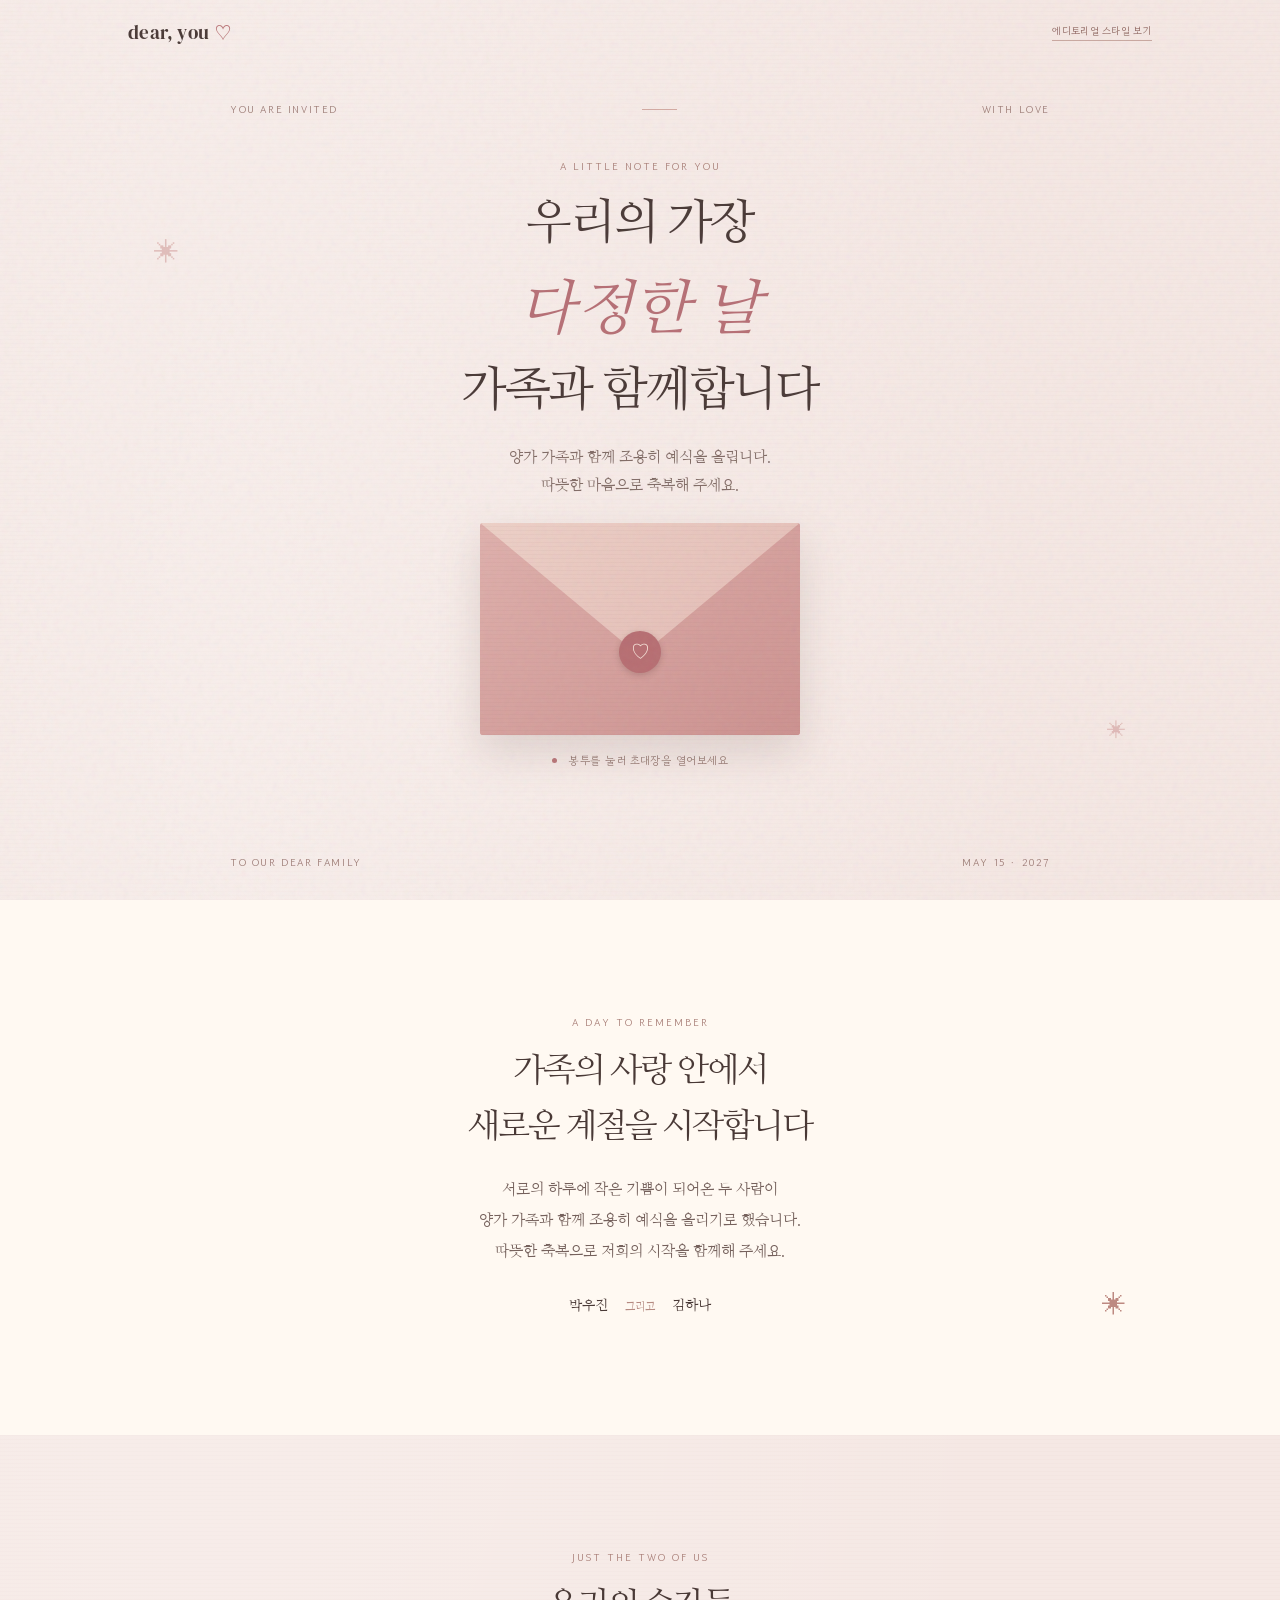
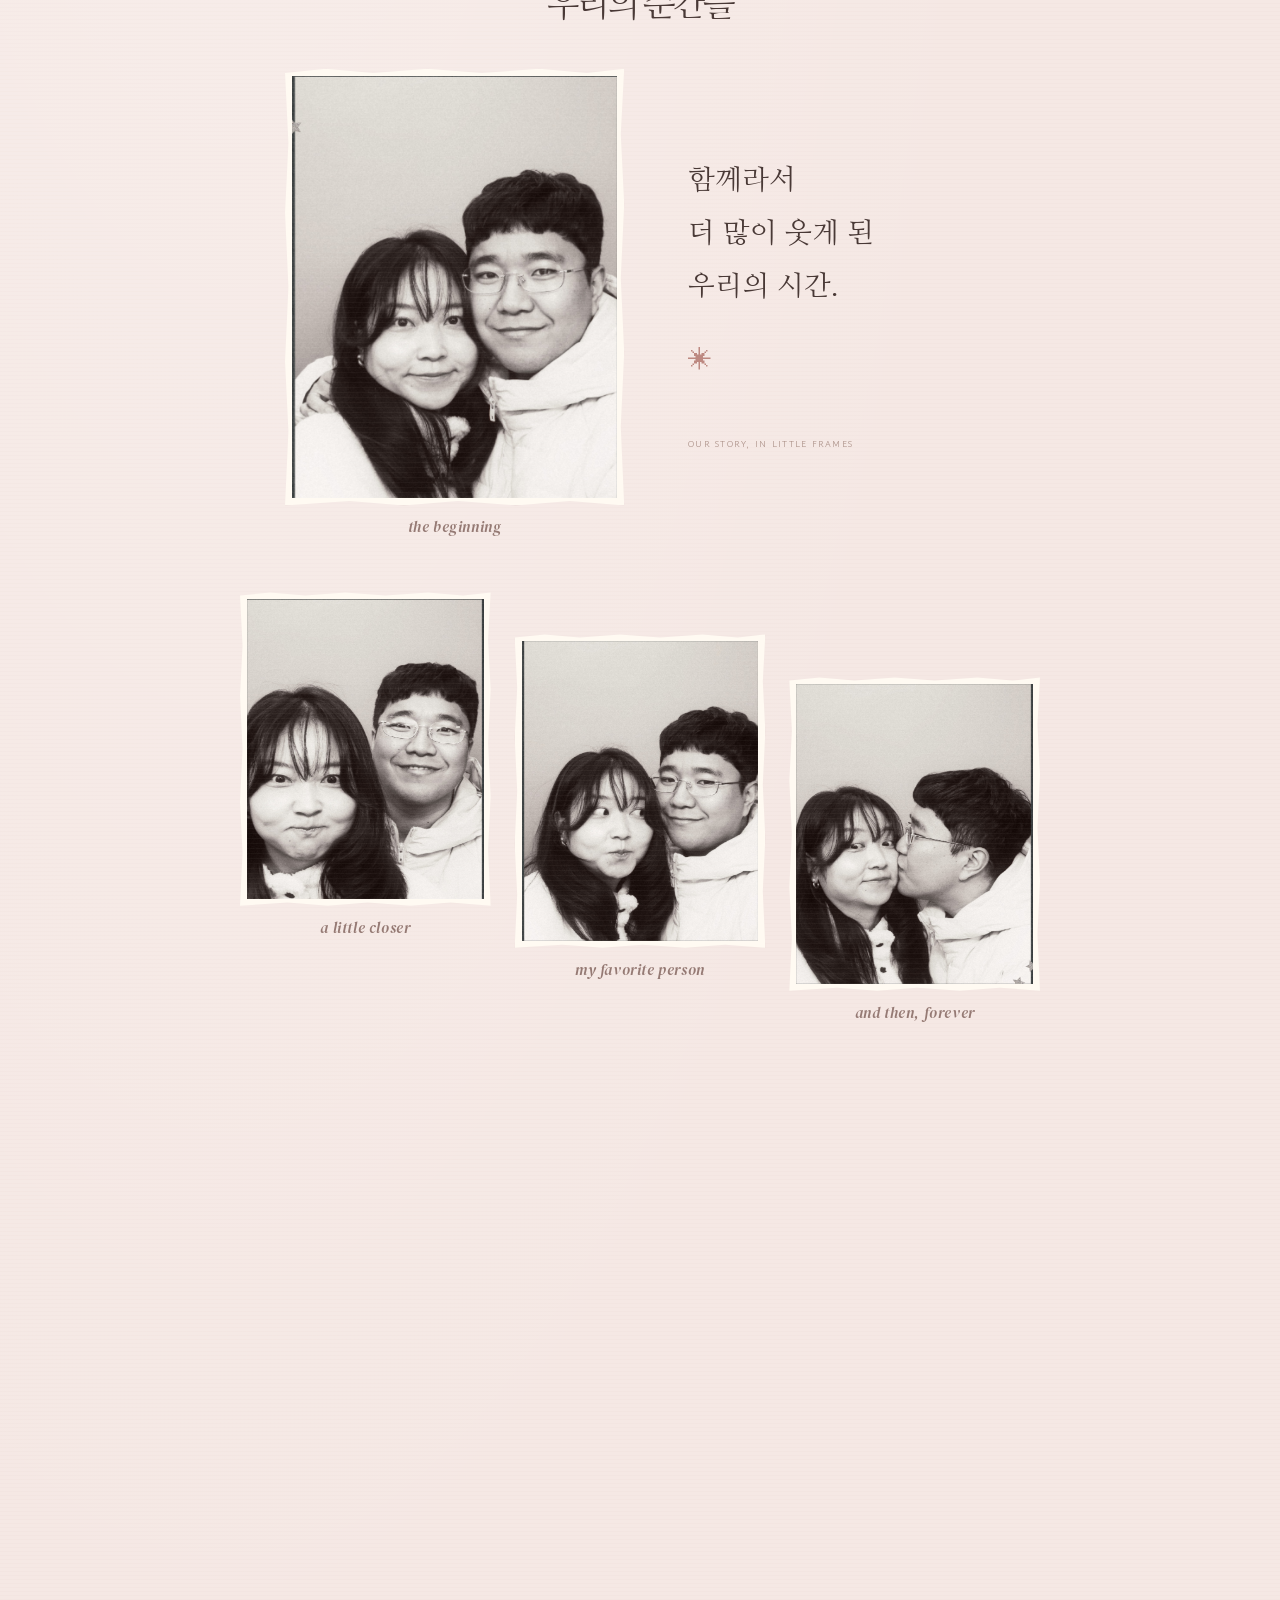
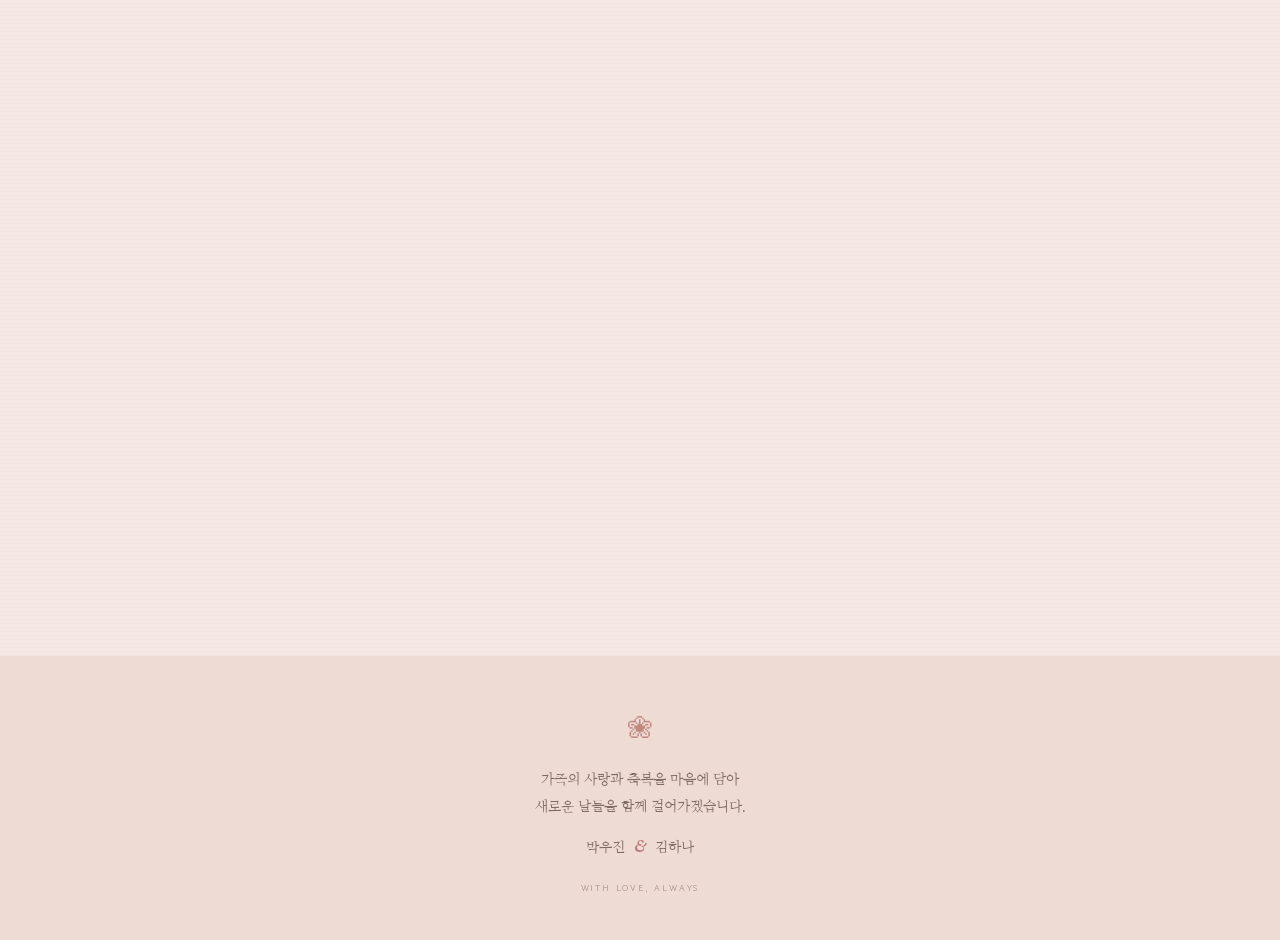
<file: index.html>
<!doctype html>
<html lang="ko">
<head>
  <meta charset="utf-8">
  <meta name="viewport" content="width=device-width, initial-scale=1, viewport-fit=cover">
  <meta name="theme-color" content="#f5e8e4">
  <meta name="description" content="박우진과 김하나, 양가 가족과 함께하는 작은 결혼식의 기록입니다.">
  <title>박우진과 김하나의 결혼식</title>
  <link rel="preconnect" href="https://fonts.googleapis.com">
  <link rel="preconnect" href="https://fonts.gstatic.com" crossorigin>
  <link href="https://fonts.googleapis.com/css2?family=DM+Serif+Display:ital@0;1&family=Gowun+Dodum&family=Nanum+Myeongjo:wght@400;700;800&display=swap" rel="stylesheet">
  <link rel="stylesheet" href="styles.css?v=c2297eb">
</head>
<body>
  <div class="paper-grain" aria-hidden="true"></div>
  <header class="topbar">
    <a class="wordmark" href="#top" aria-label="처음으로">dear, you <span>♡</span></a>
    <a class="style-link" href="editorial.html">에디토리얼 스타일 보기</a>
    <button class="music-toggle" type="button" aria-label="배경 음악 재생" hidden><span class="music-icon">♫</span><span class="music-label">MUSIC OFF</span></button>
  </header>

  <main id="top">
    <section class="hero" aria-labelledby="hero-title">
      <div class="hero-note"><span>YOU ARE INVITED</span><i></i><span>WITH LOVE</span></div>
      <p class="eyebrow">A LITTLE NOTE FOR YOU</p>
      <h1 id="hero-title">우리의 가장<br><em>다정한 날</em><br>가족과 함께합니다</h1>
      <p class="hero-copy">양가 가족과 함께 조용히 예식을 올립니다.<br>따뜻한 마음으로 축복해 주세요.</p>

      <div class="envelope-stage">
        <button class="envelope" type="button" aria-label="봉투를 열어 초대장 보기" aria-expanded="false">
          <span class="envelope-back"></span>
          <span class="letter-card"><span class="letter-kicker">SAVE THE DATE</span><span class="letter-names">박우진 <b>&</b> 김하나</span><span class="letter-date">2027년 5월 15일</span><span class="letter-rule"></span><span class="letter-small">WITH OUR DEAREST FAMILY</span></span>
          <span class="photo-scrap" aria-hidden="true"><span class="scrap-image crop crop-0"></span></span>
          <span class="envelope-front"></span>
          <span class="envelope-flap"></span>
          <span class="wax-seal" aria-hidden="true">♡</span>
        </button>
        <p class="tap-hint"><span class="tap-dot"></span> 봉투를 눌러 초대장을 열어보세요</p>
      </div>
        <div class="hero-meta"><span>TO OUR DEAR FAMILY</span><span>MAY 15 · 2027</span></div>
    </section>

    <section class="intro section-pad reveal" id="invitation">
      <p class="eyebrow">A DAY TO REMEMBER</p>
      <h2>가족의 사랑 안에서<br>새로운 계절을 시작합니다</h2>
      <p class="body-copy">서로의 하루에 작은 기쁨이 되어온 두 사람이<br class="desktop-only"> 양가 가족과 함께 조용히 예식을 올리기로 했습니다.<br>따뜻한 축복으로 저희의 시작을 함께해 주세요.</p>
      <div class="signature"><span>박우진</span><i>그리고</i><span>김하나</span></div>
      <span class="tiny-flower flower-one" aria-hidden="true">✳</span>
    </section>

    <section class="couple section-pad reveal" aria-label="두 사람의 사진">
      <div class="section-heading"><p class="eyebrow">JUST THE TWO OF US</p><h2>우리의 순간들</h2></div>
      <div class="photo-feature">
        <button class="photo-tile tile-one" type="button" data-photo="0" aria-label="첫 번째 사진 크게 보기"><span class="photo-frame crop crop-0"></span><span class="photo-caption">the beginning</span></button>
        <div class="photo-aside"><p>함께라서<br>더 많이 웃게 된<br>우리의 시간.</p><span class="tiny-flower" aria-hidden="true">✳</span><span class="aside-note">OUR STORY, IN LITTLE FRAMES</span></div>
      </div>
      <div class="photo-grid">
        <button class="photo-tile" type="button" data-photo="1" aria-label="두 번째 사진 크게 보기"><span class="photo-frame crop crop-1"></span><span class="photo-caption">a little closer</span></button>
        <button class="photo-tile offset" type="button" data-photo="2" aria-label="세 번째 사진 크게 보기"><span class="photo-frame crop crop-2"></span><span class="photo-caption">my favorite person</span></button>
        <button class="photo-tile photo-wide" type="button" data-photo="3" aria-label="네 번째 사진 크게 보기"><span class="photo-frame crop crop-3"></span><span class="photo-caption">and then, forever</span></button>
      </div>
    </section>

    <section class="date-section section-pad reveal" aria-labelledby="date-title">
      <div class="date-paper">
        <p class="eyebrow">PLEASE SAVE OUR DATE</p>
        <h2 id="date-title">Save the Date</h2>
        <span class="ornament-line"><i></i> ❀ <i></i></span>
        <p class="date-value">2027년 5월 15일</p>
        <p class="date-sub">토요일 · 가족과 함께하는 하루</p>
        <div class="date-divider"></div>
        <p class="venue-name">가족과 함께하는 작은 예식</p>
        <p class="venue-address">예식 장소와 시간은 가족분들께 개별 안내드립니다.</p>
      </div>
      <span class="floating-petal petal-a" aria-hidden="true">✿</span><span class="floating-petal petal-b" aria-hidden="true">✳</span>
    </section>

    <section class="family-note-section section-pad reveal">
      <p class="eyebrow">A DAY WITH FAMILY</p>
      <h2>가족과 함께<br>작은 약속을 나눕니다</h2>
      <p class="body-copy">예식은 양가 가족과 함께 소박하게 진행합니다.<br>장소와 시간은 가족분들께 따로 안내드릴게요.</p>
    </section>
  </main>

  <footer class="footer"><span class="footer-flower" aria-hidden="true">❀</span><p>가족의 사랑과 축복을 마음에 담아<br>새로운 날들을 함께 걸어가겠습니다.</p><span class="footer-names">박우진 <i>&</i> 김하나</span><small>WITH LOVE, ALWAYS</small></footer>

  <dialog class="lightbox" aria-label="사진 크게 보기"><button class="lightbox-close" aria-label="사진 닫기">×</button><div class="lightbox-photo crop" aria-hidden="true"></div><p class="lightbox-caption"></p></dialog>
  <div class="toast" role="status" aria-live="polite"></div>
  <script src="script.js?v=c2297eb"></script>
</body>
</html>
</file>
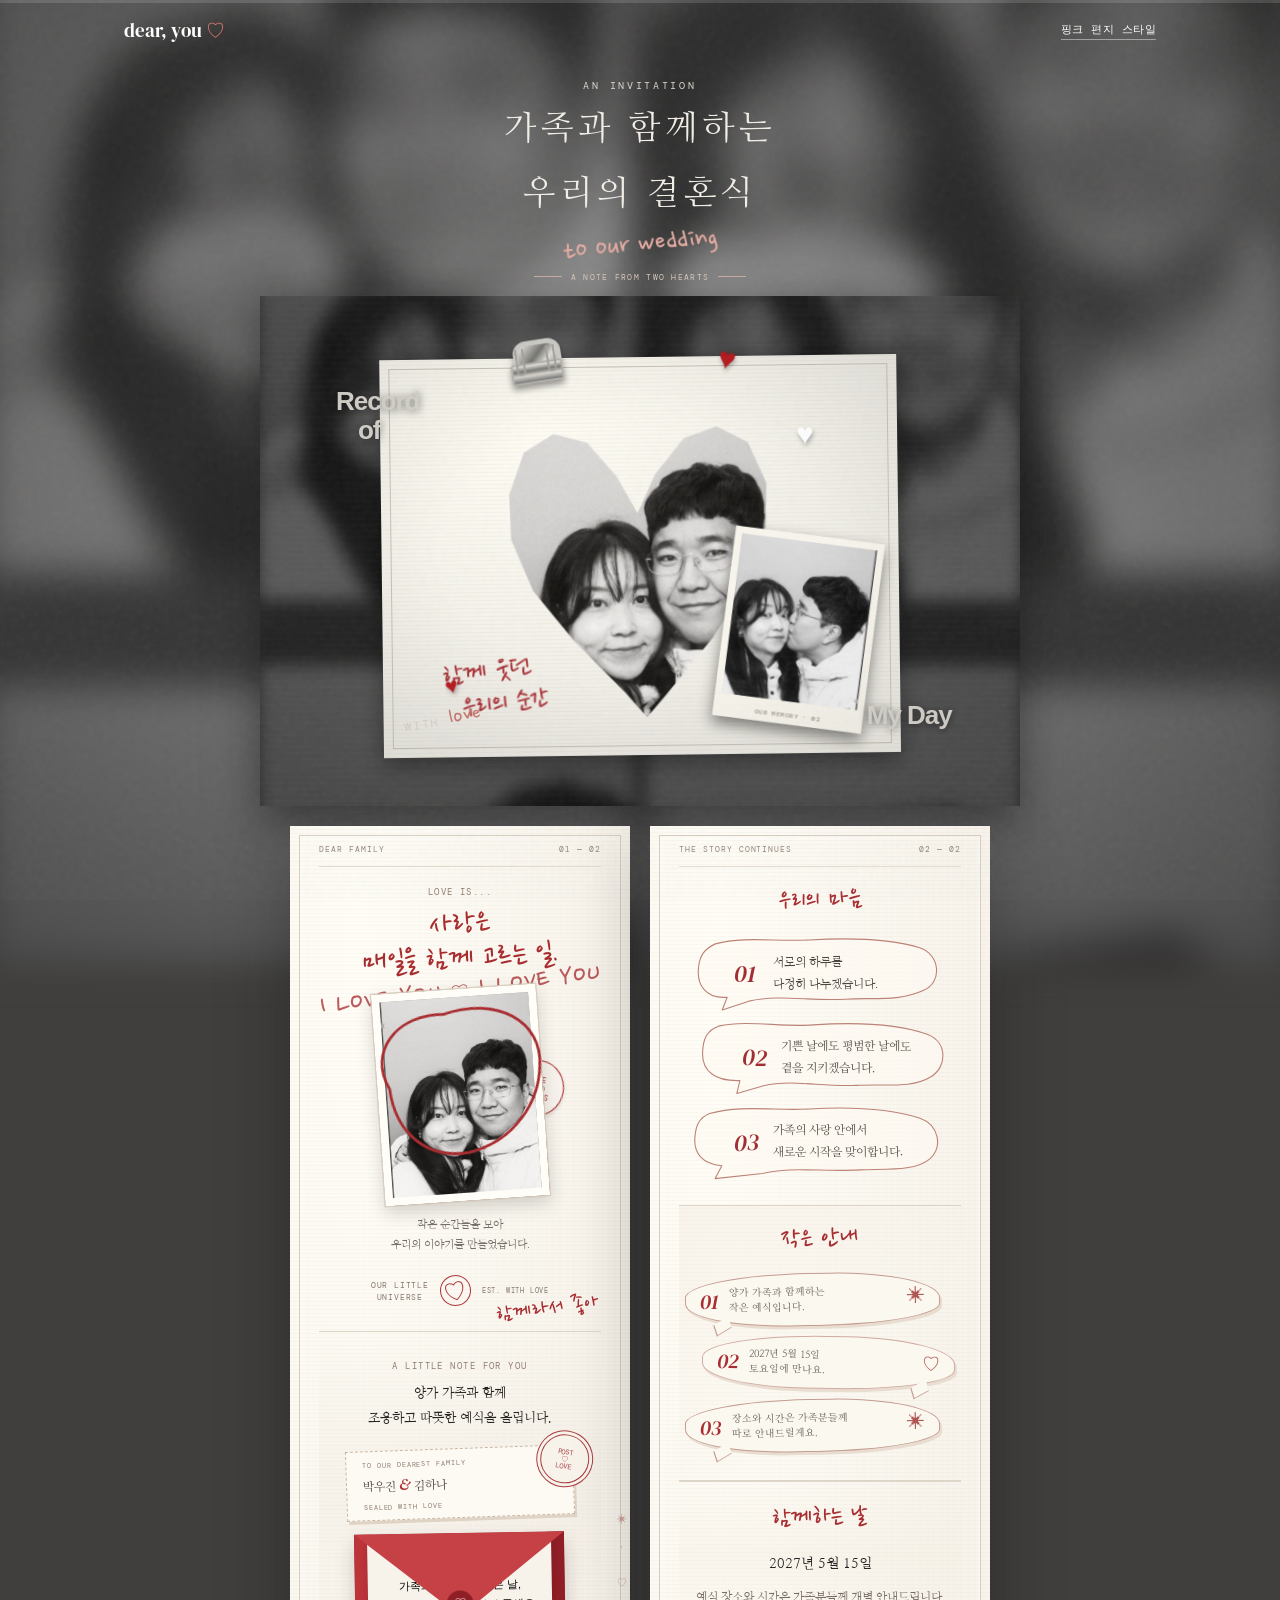
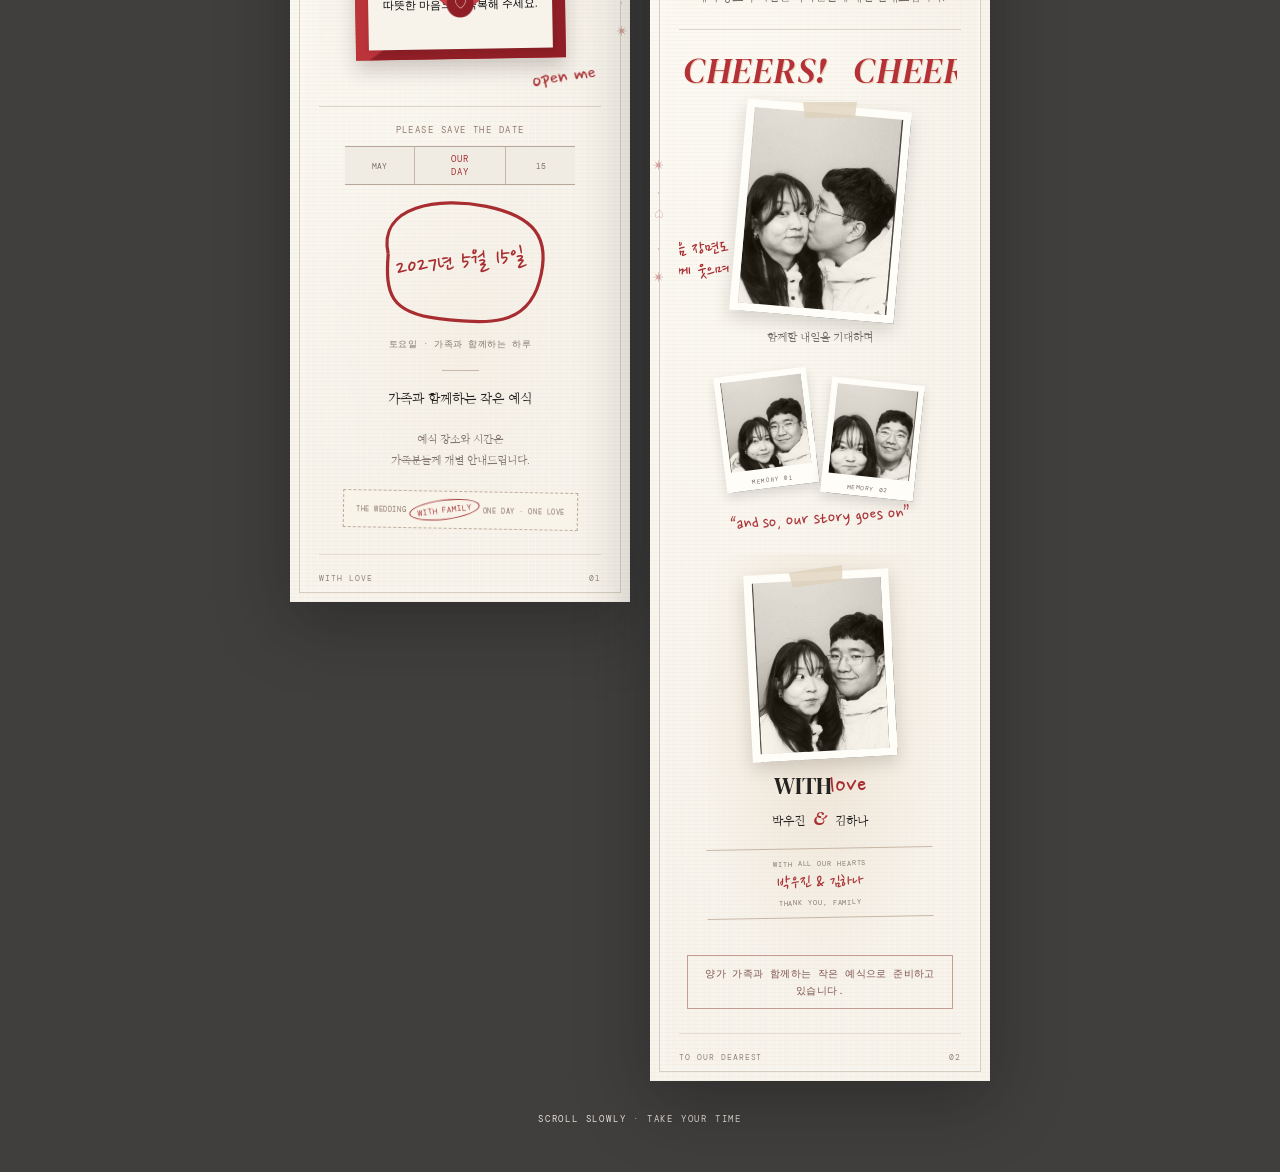
<file: editorial.html>
<!doctype html>
<html lang="ko">
<head>
  <meta charset="utf-8">
  <meta name="viewport" content="width=device-width, initial-scale=1, viewport-fit=cover">
  <meta name="theme-color" content="#3f3e3d">
  <meta name="description" content="박우진과 김하나, 가족과 함께하는 작은 결혼식의 기록입니다.">
  <title>박우진 & 김하나 — 우리의 결혼식</title>
  <link rel="preconnect" href="https://fonts.googleapis.com">
  <link rel="preconnect" href="https://fonts.gstatic.com" crossorigin>
  <link href="https://fonts.googleapis.com/css2?family=DM+Mono:wght@400;500&family=DM+Serif+Display:ital@0;1&family=Nanum+Myeongjo:wght@400;700;800&family=Nanum+Pen+Script&display=swap" rel="stylesheet">
  <link rel="stylesheet" href="editorial.css?v=c2297eb">
</head>
<body class="editorial-page">
  <div class="backdrop" aria-hidden="true"></div>
  <div class="grain" aria-hidden="true"></div>
  <div class="progress-line" aria-hidden="true"><span></span></div>
  <header class="editorial-nav">
    <a class="nav-mark" href="index.html">dear, you <span>♡</span></a>
    <a class="return-link" href="index.html">핑크 편지 스타일</a>
  </header>

  <main>
    <div class="masthead">
      <p>AN INVITATION</p>
      <h1>가족과 함께하는<br>우리의 결혼식</h1>
      <span class="masthead-script">to our wedding</span>
      <span class="masthead-rule"><i></i> A NOTE FROM TWO HEARTS <i></i></span>
    </div>

    <section class="memory-poster" aria-label="두 사람의 사진으로 꾸민 종이 콜라주">
      <span class="poster-word poster-record">Record<br><i>of</i></span>
      <span class="poster-word poster-day">My Day</span>
      <div class="poster-paper">
        <span class="binder-clip" aria-hidden="true"><i></i><b></b></span>
        <span class="paper-heart heart-red" aria-hidden="true">♥</span>
        <span class="paper-heart heart-white" aria-hidden="true">♥</span>
        <button class="heart-photo photo-crop crop-0" type="button" data-photo="0" aria-label="하트 모양 사진 크게 보기"></button>
        <button class="instant-photo photo-crop crop-3" type="button" data-photo="3" aria-label="포토부스 사진 크게 보기"><span>OUR MEMORY · 02</span></button>
        <p class="poster-caption">함께 웃던<br><em>우리의 순간</em></p>
        <span class="paper-heart heart-small" aria-hidden="true">♥</span>
      </div>
      <span class="poster-signature">WITH <i>love</i></span>
    </section>

    <div class="sheets">
      <article class="sheet sheet-left">
        <div class="sheet-topline"><span>DEAR FAMILY</span><span>01 — 02</span></div>
        <section class="cover-block reveal">
          <p class="micro-label">LOVE IS...</p>
          <h2 class="cover-script">사랑은<br>매일을 함께 고르는 일.</h2>
          <div class="love-wall" aria-hidden="true">I LOVE YOU <span>♡</span> I LOVE YOU</div>
          <div class="cover-photo photo-crop crop-0" role="img" aria-label="두 사람의 포토부스 사진"></div>
          <svg class="red-loop" viewBox="0 0 240 245" aria-hidden="true"><path d="M31 128C12 79 55 39 112 49c68-11 119 29 106 83-8 42-45 86-104 90C63 222 29 185 31 128Z"/></svg>
          <span class="photo-stamp">THE<br> TWO<br> OF US</span>
          <p class="caption">작은 순간들을 모아<br>우리의 이야기를 만들었습니다.</p>
          <span class="hand-note note-a">함께라서 좋아</span>
          <div class="cover-imprint"><span>OUR LITTLE<br>UNIVERSE</span><b>♡</b><span>EST. WITH LOVE</span></div>
        </section>

        <section class="letter-block reveal">
          <p class="micro-label">A LITTLE NOTE FOR YOU</p>
          <p class="letter-intro">양가 가족과 함께<br>조용하고 따뜻한 예식을 올립니다.</p>
          <div class="mail-slip"><span>TO OUR DEAREST FAMILY</span><strong>박우진 <i>&</i> 김하나</strong><small>SEALED WITH LOVE</small><b class="postmark">POST<br>♡<br>LOVE</b></div>
          <button class="mini-envelope" type="button" aria-expanded="false" aria-label="작은 편지 봉투 열기">
            <span class="mini-letter">가족과 함께하는 작은 날,<br>따뜻한 마음으로 축복해 주세요.</span>
            <span class="mini-flap"></span><span class="mini-seal">♡</span>
          </button>
          <span class="hand-note note-b">open me</span>
        </section>

        <section class="calendar-block reveal">
          <p class="micro-label">PLEASE SAVE THE DATE</p>
          <div class="calendar-strip"><span>MAY</span><b>OUR<br>DAY</b><span>15</span></div>
          <div class="date-stamp-wrap"><svg class="date-stamp" viewBox="0 0 190 130" aria-hidden="true"><path d="M28 61C18 16 76 8 119 17s61 28 49 70-48 39-93 34S25 98 28 61Z"/></svg><p class="date-placeholder">2027년 5월 15일</p></div>
          <p class="date-helper">토요일 · 가족과 함께하는 하루</p>
          <div class="calendar-rule"></div>
          <p class="venue-placeholder">가족과 함께하는 작은 예식</p>
          <p class="calendar-note">예식 장소와 시간은<br>가족분들께 개별 안내드립니다.</p>
          <div class="ceremony-ticket"><span>THE WEDDING</span><b>WITH FAMILY</b><span>ONE DAY · ONE LOVE</span></div>
        </section>
        <div class="sheet-footer"><span>WITH LOVE</span><span>01</span></div>
      </article>

      <article class="sheet sheet-right">
        <div class="sheet-topline"><span>THE STORY CONTINUES</span><span>02 — 02</span></div>
        <section class="story-block reveal">
          <p class="script-heading">우리의 마음</p>
          <div class="story-note"><span class="story-number">01</span><p>서로의 하루를<br>다정히 나누겠습니다.</p><svg viewBox="0 0 260 80" aria-hidden="true"><path d="M24 10C55 2 84 8 119 6c36-2 80-2 112 8 21 7 23 35 4 43-26 12-51 7-80 9-37 2-66-5-97 2L31 77l5-13C14 66 5 51 7 34c1-12 6-19 17-24Z"/></svg></div>
          <div class="story-note"><span class="story-number">02</span><p>기쁜 날에도 평범한 날에도<br>곁을 지키겠습니다.</p><svg viewBox="0 0 260 80" aria-hidden="true"><path d="M23 9c31-7 62 1 96-2 42-3 85-2 116 9 20 8 20 33 3 43-19 12-47 7-75 9-36 2-64-6-94 1L42 77l3-13C19 65 7 54 7 37 7 21 12 13 23 9Z"/></svg></div>
          <div class="story-note"><span class="story-number">03</span><p>가족의 사랑 안에서<br>새로운 시작을 맞이합니다.</p><svg viewBox="0 0 260 80" aria-hidden="true"><path d="M22 11c33-9 67-2 101-4 39-2 81 0 112 10 19 7 23 29 10 41-15 13-44 10-71 11-40 2-69-4-99 3L27 77l7-13C14 62 5 51 7 34 8 22 12 15 22 11Z"/></svg></div>
        </section>

        <section class="guest-notes reveal">
          <p class="script-heading">작은 안내</p>
          <div class="note-bubble"><b>01</b><span>양가 가족과 함께하는<br>작은 예식입니다.</span><i>✳</i></div>
          <div class="note-bubble bubble-right"><b>02</b><span>2027년 5월 15일<br>토요일에 만나요.</span><i>♡</i></div>
          <div class="note-bubble"><b>03</b><span>장소와 시간은 가족분들께<br>따로 안내드릴게요.</span><i>✳</i></div>
        </section>

        <section class="details-block reveal">
          <p class="script-heading">함께하는 날</p>
          <p class="detail-date">2027년 5월 15일</p>
          <p class="detail-place">예식 장소와 시간은 가족분들께 개별 안내드립니다.</p>
        </section>

        <section class="cheers-block reveal">
          <div class="marquee" aria-hidden="true"><div class="marquee-track">CHEERS! &nbsp; CHEERS! &nbsp; CHEERS! &nbsp; CHEERS! &nbsp; CHEERS! &nbsp;</div></div>
          <button class="photo-tile photo-crop crop-3" type="button" data-photo="3" aria-label="사진 크게 보기"><span class="photo-tape"></span><span class="cheers-note">우리의 다음 장면도<br>함께 웃으며</span></button>
          <p class="caption">함께할 내일을 기대하며</p>
          <div class="snapshot-row"><button class="snapshot photo-crop crop-0" type="button" data-photo="0" aria-label="사진 크게 보기"><span>MEMORY 01</span></button><button class="snapshot tilt photo-crop crop-1" type="button" data-photo="1" aria-label="사진 크게 보기"><span>MEMORY 02</span></button></div>
          <p class="scribble-quote">“and so, our story goes on”</p>
        </section>

        <section class="portrait-block reveal">
          <button class="photo-tile portrait-photo photo-crop crop-2" type="button" data-photo="2" aria-label="사진 크게 보기"><span class="photo-tape"></span></button>
          <p class="with-love">WITH <em>love</em></p>
          <p class="names">박우진 <i>&</i> 김하나</p>
          <div class="contact-card"><span>WITH ALL OUR HEARTS</span><i>박우진 <b>&</b> 김하나</i><span>THANK YOU, FAMILY</span></div>
          <p class="family-only-note">양가 가족과 함께하는 작은 예식으로 준비하고 있습니다.</p>
        </section>
        <div class="sheet-footer"><span>TO OUR DEAREST</span><span>02</span></div>
      </article>
    </div>

    <p class="bottom-note">SCROLL SLOWLY · TAKE YOUR TIME</p>
  </main>

  <dialog class="lightbox" aria-label="사진 크게 보기"><button class="lightbox-close" aria-label="사진 닫기">×</button><div class="lightbox-photo photo-crop" aria-hidden="true"></div><p class="lightbox-caption"></p></dialog>
  <div class="toast" role="status" aria-live="polite"></div>
  <script src="editorial.js?v=c2297eb"></script>
</body>
</html>
</file>
<file: styles.css>
:root{--rose:#d8a7a6;--rose-deep:#bb777a;--rose-light:#f5e8e4;--paper:#fffaf3;--ink:#493936;--muted:#8d7770;--line:#e8d4cc;--serif:"Nanum Myeongjo","Gowun Batang",Georgia,serif;--sans:"Gowun Dodum",sans-serif;--display:"DM Serif Display","Nanum Myeongjo",Georgia,serif}*{box-sizing:border-box}html{scroll-behavior:smooth;scroll-padding-top:80px}body{margin:0;background:var(--rose-light);color:var(--ink);font-family:var(--serif);font-size:16px;line-height:1.8;overflow-x:hidden}.paper-grain{position:fixed;inset:0;z-index:10;pointer-events:none;opacity:.12;background-image:url("data:image/svg+xml,%3Csvg viewBox='0 0 180 180' xmlns='http://www.w3.org/2000/svg'%3E%3Cfilter id='n'%3E%3CfeTurbulence type='fractalNoise' baseFrequency='.8' numOctaves='3' stitchTiles='stitch'/%3E%3C/filter%3E%3Crect width='100%25' height='100%25' filter='url(%23n)' opacity='.25'/%3E%3C/svg%3E")}.topbar{height:64px;max-width:1080px;margin:auto;padding:0 28px;display:flex;align-items:center;justify-content:space-between}.wordmark{color:var(--ink);text-decoration:none;font-family:var(--display);font-size:19px;letter-spacing:.02em}.wordmark span{color:var(--rose-deep)}.music-toggle{background:none;border:0;color:var(--ink);font:11px var(--sans);letter-spacing:.1em;cursor:pointer}.music-icon{font-size:17px;margin-right:7px}.hero{min-height:calc(100svh - 64px);padding:52px 24px 30px;display:flex;align-items:center;flex-direction:column;text-align:center;position:relative;overflow:hidden}.hero:before,.hero:after{content:"✳";position:absolute;color:#c78683;opacity:.45;font-size:25px}.hero:before{top:20%;left:12%}.hero:after{right:12%;bottom:18%;font-size:19px}.hero-note,.hero-meta{width:min(100%,820px);display:flex;justify-content:space-between;color:#9b7973;font:10px var(--sans);letter-spacing:.16em}.hero-note i{width:35px;border-bottom:1px solid #d3aaa2;align-self:center}.eyebrow{margin:0 0 13px;color:#a77c75;font:10px var(--sans);letter-spacing:.2em}.hero>.eyebrow{margin-top:42px}.hero h1{font-size:clamp(29px,5vw,48px);font-weight:400;line-height:1.55;margin:0;letter-spacing:-.055em}.hero h1 em{font-family:var(--display);font-weight:400;color:#b66f75;font-size:1.25em;letter-spacing:.01em}.hero-copy{font-size:15px;color:#816b65;margin:15px 0 22px;line-height:1.9}.envelope-stage{width:min(100%,420px);perspective:1000px}.envelope{width:min(82vw,320px);height:212px;margin:auto;position:relative;display:block;background:none;border:0;padding:0;cursor:pointer;filter:drop-shadow(0 17px 21px rgba(88,53,47,.15));transform-style:preserve-3d}.envelope-back,.envelope-front,.envelope-flap,.letter-card{position:absolute;inset:0;border-radius:3px}.envelope-back{background:#dcaeaa}.envelope-back:after{content:"";position:absolute;inset:9px;border:1px solid rgba(255,250,243,.48)}.envelope-front{background:#d49d9c;clip-path:none;z-index:3;transition:transform .65s ease,opacity .45s}.envelope-flap{background:#e8c2ba;clip-path:polygon(0 0,100% 0,50% 63%);transform-origin:top;transition:transform .95s cubic-bezier(.2,.75,.2,1);z-index:4;backface-visibility:hidden}.letter-card{inset:10px 12px 17px;background:var(--paper);display:flex;align-items:center;justify-content:center;flex-direction:column;z-index:2;transition:transform 1.2s cubic-bezier(.2,.75,.2,1);box-shadow:0 2px 6px #79565215}.letter-card:before{content:"";position:absolute;inset:9px;border:1px solid #ead8cf}.letter-kicker,.letter-small{font:9px var(--sans);letter-spacing:.2em;color:#a77c75}.letter-names{font-size:20px;margin:10px 0 3px}.letter-names b{font-family:var(--display);font-weight:400;color:var(--rose-deep);padding:0 6px}.letter-date{font-size:12px;color:#8d7770}.letter-small{margin-top:10px;font-size:8px}.wax-seal{position:absolute;z-index:5;left:50%;top:61%;transform:translate(-50%,-50%);width:42px;height:42px;border-radius:50%;display:grid;place-items:center;background:#b76e72;color:#f7e1d7;box-shadow:0 2px 6px #633d3a45;font-size:19px;transition:opacity .3s,transform .6s}.envelope.is-open .envelope-flap{transform:rotateX(180deg);z-index:1}.envelope.is-open .envelope-front{transform:translateY(90%);opacity:0}.envelope.is-open .letter-card{transform:translateY(-115px);transition-delay:.35s}.envelope.is-open .wax-seal{opacity:0;transform:translate(-50%,-50%) scale(.5)}.tap-hint{margin:17px 0 0;font:11px var(--sans);color:#967a73;letter-spacing:.04em}.tap-dot{display:inline-block;width:5px;height:5px;border-radius:50%;background:#bb777a;margin:0 8px 2px 0;animation:pulse 1.8s infinite}.hero-meta{margin-top:auto;padding-top:28px}.section-pad{padding:100px 24px}.intro{text-align:center;background:#fff9f2;position:relative}.intro h2,.section-heading h2,.rsvp-section h2{font-size:clamp(23px,4vw,34px);font-weight:400;line-height:1.65;letter-spacing:-.06em;margin:0 0 20px}.body-copy{color:#75615c;font-size:15px;line-height:2.05;margin:0}.signature{display:flex;justify-content:center;gap:17px;align-items:center;margin-top:27px;font-size:14px}.signature i{font-style:normal;color:#b58a81;font-size:11px}.tiny-flower{color:#bd8981;font-size:24px}.flower-one{position:absolute;right:12%;bottom:20%}.couple{max-width:950px;margin:auto}.section-heading{text-align:center;margin-bottom:35px}.photo-feature{display:grid;grid-template-columns:1.05fr .95fr;align-items:center;gap:9%;max-width:710px;margin:0 auto 55px}.photo-tile{border:0;background:none;padding:0;text-align:left;color:inherit;cursor:zoom-in;min-width:0}.photo-frame{display:block;aspect-ratio:4/5.15;overflow:hidden;background-color:#403f3d;box-shadow:0 8px 22px #664a4520;transition:transform .55s cubic-bezier(.2,.75,.2,1),box-shadow .55s}.photo-tile:hover .photo-frame{transform:translateY(-5px) rotate(-.5deg);box-shadow:0 14px 28px #664a4530}.crop{background-image:url("assets/couple-booth.png");background-repeat:no-repeat;background-size:220% 241%}.crop-0{background-position:7% 11%}.crop-1{background-position:93% 11%}.crop-2{background-position:7% 91%}.crop-3{background-position:93% 91%}.photo-caption{display:block;text-align:center;padding-top:11px;color:#957a74;font:italic 15px var(--display);letter-spacing:.04em}.photo-aside{position:relative;align-self:center;padding:25px 0}.photo-aside p{font-size:clamp(20px,3vw,28px);line-height:1.9;margin:0}.photo-aside .tiny-flower{display:block;margin-top:26px}.aside-note{display:block;margin-top:55px;color:#a78b82;font:9px var(--sans);letter-spacing:.14em}.photo-grid{display:grid;grid-template-columns:1fr 1fr 1fr;gap:24px;align-items:start;max-width:800px;margin:auto}.photo-grid .photo-frame{aspect-ratio:4/5}.photo-grid .offset{margin-top:42px}.photo-grid .photo-wide{margin-top:85px}.date-section{position:relative;background:#f0dcd5;overflow:hidden}.date-paper{max-width:590px;margin:auto;padding:60px 25px 55px;text-align:center;background:var(--paper);position:relative;box-shadow:0 14px 32px #77514917}.date-paper:before{content:"";position:absolute;inset:12px;border:1px solid #ead9d1;pointer-events:none}.date-paper .eyebrow{margin-top:2px}.date-paper h2{font:italic clamp(35px,7vw,54px) var(--display);color:#aa6d72;margin:0 0 6px}.ornament-line{display:flex;justify-content:center;align-items:center;gap:12px;color:#c38c84;font-size:17px}.ornament-line i{width:38px;border-top:1px solid #dec2b9}.date-value{font-size:16px;margin:18px 0 4px}.date-sub{font-size:13px;color:#987d75;margin:0}.date-divider{width:42px;border-top:1px solid #d8b6ad;margin:24px auto}.venue-name{font-size:17px;margin:0 0 4px}.venue-address{font-size:13px;color:#987d75;margin:0}.button-row{display:flex;justify-content:center;gap:10px;margin:24px 0 0}.pill-button{display:inline-grid;place-items:center;min-height:44px;padding:0 20px;border:1px solid #c8948e;border-radius:99px;background:transparent;color:#875f5b;font:13px var(--sans);text-decoration:none;cursor:pointer}.pill-button:hover:not(:disabled){background:#f5e8e4}.pill-button:disabled,.pill-button[aria-disabled=true]{opacity:.5;cursor:not-allowed}.pill-button[aria-disabled=true]{pointer-events:none}.edit-hint{margin:19px 0 0;color:#a38c84;font:11px var(--sans)}code{font:inherit;background:#f6ece6;padding:1px 4px;border-radius:3px}.floating-petal{position:absolute;color:#c28780;opacity:.45;font-size:32px}.petal-a{left:11%;top:18%}.petal-b{right:13%;bottom:18%;font-size:23px}.rsvp-section{text-align:center;background:#fff9f2}.rsvp-section .body-copy{margin:0 auto 25px}.rsvp-button{min-height:49px;padding:0 25px;border:0;border-radius:99px;background:#b97879;color:#fffaf6;font:14px var(--sans);cursor:pointer;transition:background .2s,transform .2s}.rsvp-button:hover{background:#a7656c;transform:translateY(-2px)}.rsvp-button span{padding-left:9px}.demo-note,.dialog-demo{font:11px var(--sans);color:#a18a82;margin-top:13px}.account-section{padding-top:0;background:#fff9f2}.account-details{max-width:590px;margin:auto;border-top:1px solid #eadbd5;border-bottom:1px solid #eadbd5}.account-details summary{list-style:none;display:flex;justify-content:space-between;align-items:center;padding:18px 3px;cursor:pointer;font-size:15px}.account-details summary::-webkit-details-marker{display:none}.account-details .plus{color:#ad7775;font:20px var(--sans);transition:transform .25s}.account-details[open] .plus{transform:rotate(45deg)}.account-details p{margin:0;padding:0 3px 20px;color:#806d66;font-size:14px}.footer{text-align:center;padding:52px 24px 45px;background:#eddbd4;color:#806963}.footer-flower{display:block;color:#bf8980;font-size:25px}.footer p{font-size:14px;line-height:1.9}.footer-names{display:block;margin-top:14px;font-size:14px}.footer-names i{font:italic 17px var(--display);color:#b97879;padding:0 5px}.footer small{display:block;margin-top:20px;font:9px var(--sans);letter-spacing:.2em;color:#a68c84}.reveal{opacity:0;transform:translateY(22px);transition:opacity .8s ease,transform .8s cubic-bezier(.2,.7,.25,1)}.reveal.visible{opacity:1;transform:none}.rsvp-dialog,.lightbox{border:0;padding:0;background:transparent;max-width:min(92vw,480px);width:100%;overflow:visible}.rsvp-dialog::backdrop,.lightbox::backdrop{background:#332522a8;backdrop-filter:blur(4px)}.dialog-card{background:var(--paper);padding:38px 30px 28px;position:relative;box-shadow:0 20px 60px #20110f45}.dialog-card h2{text-align:center;font-size:23px;font-weight:400;margin:0 0 24px}.dialog-card>.eyebrow{text-align:center}.dialog-close,.lightbox-close{position:absolute;right:15px;top:10px;border:0;background:none;color:#856c66;font-size:28px;cursor:pointer}.dialog-card>label{display:block;font-size:13px;color:#785f59;margin:14px 0}.dialog-card input:not([type=radio]),.dialog-card textarea{display:block;width:100%;margin-top:7px;border:1px solid #e3d0c8;background:#fffdf9;padding:12px;font:14px var(--sans);color:var(--ink);border-radius:2px}.dialog-card fieldset{border:0;padding:0;margin:16px 0}.dialog-card legend{font-size:13px;margin-bottom:8px}.radio-label{font:13px var(--sans);margin-right:15px;white-space:nowrap}.radio-label input{accent-color:#b97879}.dialog-submit{width:100%;margin-top:7px}.dialog-demo{text-align:center;margin-bottom:0}.lightbox{max-width:min(88vw,520px);color:#fff;text-align:center}.lightbox-photo{aspect-ratio:4/5.15;box-shadow:0 10px 50px #0007}.lightbox-close{color:white;right:-8px;top:-42px}.lightbox-caption{font:italic 18px var(--display);margin:11px 0}.toast{position:fixed;z-index:20;bottom:24px;left:50%;transform:translate(-50%,12px);background:#4e3a37;color:#fff8f2;padding:10px 17px;border-radius:99px;font:13px var(--sans);opacity:0;pointer-events:none;transition:.25s}.toast.show{opacity:1;transform:translate(-50%,0)}
@keyframes pulse{50%{opacity:.35;transform:scale(.75)}}
@media(min-width:900px){.hero{padding-top:38px}.section-pad{padding-top:115px;padding-bottom:115px}}
@media(max-width:600px){.topbar{height:56px;padding:0 20px}.hero{min-height:calc(100svh - 56px);padding:28px 18px 20px}.hero-note,.hero-meta{font-size:8px;letter-spacing:.12em}.hero>.eyebrow{margin-top:31px}.hero h1{font-size:30px}.hero-copy{font-size:14px;margin:12px 0 19px}.envelope{height:190px;width:min(83vw,300px)}.envelope.is-open .letter-card{transform:translateY(-105px)}.hero:before{left:5%;top:22%}.hero:after{right:7%;bottom:16%}.section-pad{padding:76px 22px}.intro h2,.section-heading h2,.rsvp-section h2{font-size:25px}.body-copy{font-size:14px}.photo-feature{grid-template-columns:1fr .8fr;gap:8%;margin-bottom:38px}.photo-aside{padding:8px 0}.photo-aside p{font-size:19px}.aside-note{font-size:8px;letter-spacing:.08em;margin-top:37px}.photo-grid{gap:12px}.photo-grid .offset{margin-top:24px}.photo-grid .photo-wide{margin-top:53px}.photo-caption{font-size:13px;padding-top:8px}.date-section{padding-left:18px;padding-right:18px}.date-paper{padding:49px 21px 43px}.date-value{font-size:14px}.venue-name{font-size:15px}.floating-petal{font-size:22px}.petal-a{left:4%}.petal-b{right:4%}.rsvp-section{padding-bottom:58px}.account-section{padding-top:0}.dialog-card{padding:35px 22px 25px}.radio-label{margin-right:7px;font-size:12px}}
@media(prefers-reduced-motion:reduce){*,*::before,*::after{scroll-behavior:auto!important;animation-duration:.01ms!important;animation-iteration-count:1!important;transition-duration:.01ms!important}.reveal{opacity:1;transform:none}}

/* Paper stock, rough print edges, and the little photo keepsake */
.paper-grain{opacity:.22}
body{background-image:radial-gradient(ellipse at 18% 16%,rgba(255,255,255,.28),transparent 55%),repeating-linear-gradient(0deg,rgba(135,96,85,.018) 0 1px,transparent 1px 4px)}
.envelope-back{background-color:#dcaeaa;background-image:repeating-linear-gradient(0deg,rgba(108,71,67,.035) 0 1px,transparent 1px 4px),linear-gradient(145deg,#e5beb8,#d39b98)}
.envelope-front{background-color:#d49d9c;background-image:repeating-linear-gradient(0deg,rgba(108,71,67,.035) 0 1px,transparent 1px 4px),linear-gradient(145deg,#dfb0ac,#cc918f)}
.envelope-flap{background-image:repeating-linear-gradient(0deg,rgba(108,71,67,.035) 0 1px,transparent 1px 4px),linear-gradient(145deg,#edd0c7,#e1b5af)}
.letter-card,.date-paper{background-color:var(--paper);background-image:repeating-linear-gradient(0deg,rgba(123,88,77,.025) 0 1px,transparent 1px 4px),repeating-linear-gradient(90deg,rgba(255,255,255,.35) 0 1px,transparent 1px 6px)}
.photo-frame{position:relative;border:7px solid #fffaf2;clip-path:polygon(0 1%,12% 0,26% 1%,42% 0,58% 1%,75% 0,89% 1%,100% 0,99% 15%,100% 31%,99% 48%,100% 65%,99% 82%,100% 100%,84% 99%,68% 100%,51% 99%,35% 100%,19% 99%,0 100%,1% 83%,0 67%,1% 50%,0 33%,1% 17%)}
.photo-frame::after{content:"";position:absolute;inset:0;pointer-events:none;opacity:.16;background:repeating-linear-gradient(0deg,rgba(255,248,231,.18) 0 1px,transparent 1px 5px);mix-blend-mode:screen}
.photo-scrap{position:absolute;z-index:6;left:35%;top:20px;width:114px;height:142px;padding:7px;background-color:#fffaf1;background-image:repeating-linear-gradient(0deg,rgba(123,88,77,.035) 0 1px,transparent 1px 4px);clip-path:polygon(2% 1%,17% 0,31% 2%,45% 0,59% 1%,74% 0,100% 1%,98% 16%,100% 31%,98% 47%,100% 63%,98% 79%,100% 100%,83% 98%,67% 100%,51% 98%,35% 100%,19% 98%,0 100%,2% 83%,0 67%,2% 51%,0 35%,2% 18%);opacity:0;transform:translate(-50%,34px) rotate(-7deg) scale(.76);transition:opacity .45s ease,transform .85s cubic-bezier(.2,.75,.2,1);pointer-events:none}
.scrap-image{display:block;width:100%;height:100%;clip-path:polygon(2% 1%,17% 0,31% 2%,45% 0,59% 1%,74% 0,100% 1%,98% 16%,100% 31%,98% 47%,100% 63%,98% 79%,100% 100%,83% 98%,67% 100%,51% 98%,35% 100%,19% 98%,0 100%,2% 83%,0 67%,2% 51%,0 35%,2% 18%);filter:sepia(.08) contrast(.96)}
.envelope.is-open .photo-scrap{opacity:1;transform:translate(-50%,-69px) rotate(-7deg) scale(1);transition-delay:.48s}
@media(max-width:600px){.photo-scrap{width:102px;height:128px;left:35%;top:17px}.envelope.is-open .photo-scrap{transform:translate(-50%,-63px) rotate(-7deg) scale(1)}}
.style-link{font:10px var(--sans);letter-spacing:.03em;text-decoration:none;color:#916a64;border-bottom:1px solid #c9a8a0;padding-bottom:2px}.style-link:hover{color:#a82d31}
 .family-note-section{text-align:center;background:#f7eee8;position:relative}
.family-note-section h2{font-size:clamp(23px,4vw,34px);font-weight:400;line-height:1.65;letter-spacing:-.06em;margin:0 0 20px}
@media(max-width:600px){.family-note-section h2{font-size:25px}}
</file>
<file: editorial.css>
:root{--ink:#242322;--red:#a82d31;--paper:#f7f3eb;--muted:#7f7771;--mono:"DM Mono",monospace;--serif:"Nanum Myeongjo",Georgia,serif;--script:"Nanum Pen Script","DM Serif Display",cursive;--display:"DM Serif Display",Georgia,serif}*{box-sizing:border-box}html{scroll-behavior:smooth}body{margin:0;min-height:100vh;background:#403f3e;color:var(--ink);font-family:var(--serif);font-size:15px;line-height:1.9;overflow-x:hidden}.backdrop{position:fixed;inset:-24px;z-index:0;background:linear-gradient(#34333277,#34333280),url("assets/couple-booth.png") center 35%/cover;filter:blur(18px) grayscale(.9);transform:scale(1.08)}.backdrop:after{content:"";position:absolute;inset:0;background:radial-gradient(ellipse at center,transparent 10%,#2d2c2caa 100%)}.grain{position:fixed;inset:0;z-index:20;pointer-events:none;opacity:.2;background-image:url("data:image/svg+xml,%3Csvg viewBox='0 0 180 180' xmlns='http://www.w3.org/2000/svg'%3E%3Cfilter id='n'%3E%3CfeTurbulence type='fractalNoise' baseFrequency='.72' numOctaves='3' stitchTiles='stitch'/%3E%3C/filter%3E%3Crect width='100%25' height='100%25' filter='url(%23n)' opacity='.23'/%3E%3C/svg%3E")}.progress-line{position:fixed;left:0;right:0;top:0;height:3px;z-index:30;background:#fff2}.progress-line span{display:block;width:0;height:100%;background:#bd4446;transform-origin:left}.editorial-nav{height:61px;max-width:1080px;margin:0 auto;padding:0 24px;display:flex;align-items:center;justify-content:space-between;color:#fff}.nav-mark,.return-link{text-decoration:none;color:#fff}.nav-mark{font:19px var(--display)}.nav-mark span{color:#df7773}.return-link{font:11px var(--mono);letter-spacing:.04em;border-bottom:1px solid #ffffff70;padding-bottom:2px}.masthead{text-align:center;color:#f2eee8;padding:18px 20px 27px}.masthead>p{font:10px var(--mono);letter-spacing:.27em;margin:0 0 5px;color:#ded8d2}.masthead h1{font-size:clamp(23px,4vw,34px);font-weight:400;letter-spacing:.14em;margin:0;animation:title-in .8s both}.masthead-script{display:inline-block;font:30px var(--script);color:#e3aaa1;transform:rotate(-5deg);animation:script-in .9s .25s both}.sheets{display:grid;grid-template-columns:repeat(2,minmax(0,340px));gap:34px;justify-content:center;align-items:start;padding:0 20px 32px}.sheet{position:relative;overflow:hidden;background-color:var(--paper);background-image:repeating-linear-gradient(0deg,rgba(119,93,74,.026) 0 1px,transparent 1px 5px),radial-gradient(ellipse at 20% 10%,#fffdf6 0,transparent 65%);padding:22px 29px 26px;box-shadow:0 18px 65px #15141366;min-height:1200px}.sheet:before{content:"";position:absolute;inset:10px;border:1px solid #d7cec1;pointer-events:none}.sheet-left{animation:sheet-in .85s cubic-bezier(.2,.75,.25,1) both}.sheet-right{animation:sheet-in .85s .18s cubic-bezier(.2,.75,.25,1) both}.sheet-topline,.sheet-footer{display:flex;justify-content:space-between;color:#92857c;font:8px var(--mono);letter-spacing:.12em;position:relative;z-index:1}.sheet-topline{padding-bottom:19px;border-bottom:1px solid #e4dcd0}.cover-block{text-align:center;padding:28px 7px 44px;position:relative}.micro-label{color:#917b70;font:9px var(--mono);letter-spacing:.16em;margin:0 0 10px}.cover-script{font:29px/1.05 var(--script);color:var(--red);font-weight:400;transform:rotate(-3deg);margin:0 0 12px}.photo-crop{background-image:url("assets/couple-booth.png");background-repeat:no-repeat;background-size:220% 241%;background-color:#858381;background-blend-mode:luminosity}.crop-0{background-position:7% 11%}.crop-1{background-position:93% 11%}.crop-2{background-position:7% 91%}.crop-3{background-position:93% 91%}.cover-photo{width:150px;aspect-ratio:4/5.15;margin:0 auto 13px;border:6px solid #fffdf8;box-shadow:0 5px 12px #34302b28;transform:rotate(-4deg);animation:photo-float 5s ease-in-out infinite}.red-loop{position:absolute;width:180px;height:185px;top:97px;left:50%;transform:translateX(-50%) rotate(-10deg);pointer-events:none}.red-loop path{fill:none;stroke:#a82d31;stroke-width:3.4;stroke-linecap:round;stroke-dasharray:600;stroke-dashoffset:600;animation:draw-line 1.5s 1.2s ease forwards}.photo-stamp{position:absolute;right:23px;top:188px;width:48px;height:51px;border:1px solid var(--red);border-radius:50%;display:grid;place-items:center;color:var(--red);font:8px/1.1 var(--mono);transform:rotate(11deg);background:#f7f3ebd9;animation:stamp-pop .6s 1s cubic-bezier(.2,1.7,.4,1) both}.caption{text-align:center;font-size:11px;color:#766e68;line-height:1.8;margin:11px 0 0}.hand-note{position:absolute;font:22px var(--script);color:var(--red);transform:rotate(-8deg)}.note-a{right:8px;bottom:16px}.letter-block{position:relative;text-align:center;padding:25px 6px 39px;border-top:1px solid #ded5c9}.letter-intro{font-size:13px;line-height:1.9;margin:0 0 16px}.mini-envelope{width:186px;height:111px;margin:auto;position:relative;display:block;border:0;background:#a72b31;box-shadow:0 9px 15px #29161624;cursor:pointer;overflow:visible}.mini-envelope:before{content:"";position:absolute;inset:0;background:linear-gradient(145deg,transparent 49%,#8f1e26 50%),linear-gradient(215deg,transparent 49%,#bb343a 50%);clip-path:polygon(0 0,100% 0,100% 100%,0 100%)}.mini-letter{position:absolute;z-index:1;inset:8px 13px 10px;background:#f7f3eb;display:grid;place-items:center;font-size:10px;line-height:1.7;transition:transform .75s cubic-bezier(.2,.75,.2,1);box-shadow:0 1px 5px #321a1825}.mini-flap{position:absolute;z-index:3;inset:0;background:#c54146;clip-path:polygon(0 0,100% 0,50% 66%);transform-origin:top;transition:transform .7s cubic-bezier(.2,.75,.2,1)}.mini-seal{position:absolute;z-index:4;left:50%;top:56%;transform:translate(-50%,-50%);width:27px;height:27px;border-radius:50%;display:grid;place-items:center;color:#f8ded3;background:#8f1e26;font-size:13px;transition:opacity .3s}.mini-envelope.is-open .mini-flap{transform:rotateX(180deg);z-index:0}.mini-envelope.is-open .mini-letter{transform:translateY(-42px)}.mini-envelope.is-open .mini-seal{opacity:0}.note-b{right:11px;bottom:15px}.calendar-block{text-align:center;padding:26px 8px 34px;border-top:1px solid #ded5c9;position:relative}.date-stamp-wrap{position:relative;width:190px;margin:1px auto 0}.date-placeholder{font:23px var(--script);color:var(--red);margin:0;position:absolute;inset:50% auto auto 50%;transform:translate(-50%,-50%) rotate(-6deg);white-space:nowrap}.date-stamp{width:100%;overflow:visible}.date-stamp path{fill:none;stroke:#a82d31;stroke-width:3;stroke-dasharray:510;stroke-dashoffset:510;animation:draw-line 1.6s .5s ease forwards}.date-helper{font-size:11px;color:#82766d;margin:-3px 0 0}.calendar-rule{width:37px;border-top:1px solid #c9b9a9;margin:20px auto}.venue-placeholder{font-size:13px;line-height:1.8;margin:0 auto;max-width:210px}.calendar-note{margin-top:19px;font-size:11px;color:#81756d;line-height:1.9}.sheet-footer{padding-top:18px;border-top:1px solid #e4dcd0}.story-block{padding:25px 5px 32px}.script-heading{font:28px var(--script);text-align:center;color:var(--red);margin:0 0 15px;transform:rotate(-2deg)}.story-note{position:relative;min-height:91px;padding:13px 19px 15px 44px;margin:0 0 8px}.story-number{position:absolute;left:3px;top:9px;font:italic 22px var(--display);color:var(--red)}.story-note p{font-size:12px;line-height:1.8;margin:0;position:relative;z-index:1}.story-note svg{position:absolute;inset:0;width:100%;height:100%;overflow:visible}.story-note svg path{fill:none;stroke:#b97a72;stroke-width:1.5;stroke-dasharray:600;stroke-dashoffset:600;stroke-linecap:round;transition:stroke-dashoffset 1.4s ease}.story-block.visible .story-note:nth-of-type(1) svg path{transition-delay:.1s}.story-block.visible .story-note:nth-of-type(2) svg path{transition-delay:.3s}.story-block.visible .story-note:nth-of-type(3) svg path{transition-delay:.5s}.story-block.visible .story-note svg path{stroke-dashoffset:0}.details-block{text-align:center;padding:28px 8px 33px;border-top:1px solid #ded5c9;border-bottom:1px solid #ded5c9}.detail-date{font-size:14px;margin:11px 0 8px}.detail-place{font-size:12px;line-height:1.9;color:#756b64;margin:0}.detail-actions{display:flex;gap:8px;justify-content:center;margin-top:16px}.outline-button{min-height:37px;padding:0 14px;border:1px solid #a96a65;border-radius:2px;background:transparent;color:#784a47;text-decoration:none;display:inline-grid;place-items:center;font:10px var(--mono);cursor:pointer}.outline-button:disabled,.outline-button[aria-disabled=true]{opacity:.42;cursor:not-allowed;pointer-events:none}.cheers-block{position:relative;padding:29px 4px 35px;overflow:hidden}.marquee{overflow:hidden;white-space:nowrap;color:#b43137;font:italic 31px var(--display);line-height:1.2}.marquee-track{width:max-content;animation:marquee 13s linear infinite}.photo-tile{display:block;position:relative;width:157px;aspect-ratio:4/5.15;margin:12px auto 0;border:8px solid #fffdf8;background-color:#ece7de;box-shadow:0 7px 17px #3028252c;cursor:zoom-in;transition:transform .45s ease,box-shadow .45s;transform:rotate(4deg)}.photo-tile:hover{transform:rotate(0) scale(1.035);box-shadow:0 12px 25px #30282538}.photo-tape{position:absolute;z-index:2;top:-12px;left:50%;width:54px;height:17px;transform:translateX(-50%) rotate(-4deg);background:#ded0b9b8;clip-path:polygon(0 7%,100% 0,97% 93%,4% 100%)}.cheers-note{position:absolute;left:-12px;bottom:11px;transform:translateX(-100%) rotate(-8deg);width:112px;text-align:right;color:var(--red);font:20px/1.15 var(--script)}.portrait-block{text-align:center;padding:24px 8px 32px}.portrait-photo{width:132px;margin:0 auto 4px;transform:rotate(-3deg)}.with-love{font:23px var(--display);margin:10px 0 0}.with-love em{font:27px var(--script);color:var(--red);margin-left:-8px}.names{font-size:12px;margin:2px 0 13px}.names i{font:italic 19px var(--display);color:var(--red);padding:0 5px}.reply-button{min-height:42px;padding:0 17px;border:1px solid var(--red);background:var(--red);color:#fff8ef;font:11px var(--mono);cursor:pointer;transition:transform .2s,background .2s}.reply-button:hover{transform:translateY(-2px);background:#862127}.reply-button span{padding-left:8px}.demo-note{font:9px var(--mono);color:#8e8075;margin:10px 0}.sheet-right .sheet-footer{margin-top:3px}.bottom-note{text-align:center;color:#e5ded7;font:9px var(--mono);letter-spacing:.2em;padding:2px 20px 38px}.reveal{opacity:0;transform:translateY(18px);transition:opacity .7s ease,transform .8s cubic-bezier(.2,.75,.25,1)}.reveal.visible{opacity:1;transform:none}.rsvp-dialog,.lightbox{border:0;padding:0;background:transparent;max-width:min(92vw,430px);width:100%;overflow:visible}.rsvp-dialog::backdrop,.lightbox::backdrop{background:#171615ad;backdrop-filter:blur(6px)}.dialog-paper{background-color:var(--paper);background-image:repeating-linear-gradient(0deg,rgba(119,93,74,.03) 0 1px,transparent 1px 5px);padding:32px 27px 23px;position:relative;box-shadow:0 18px 50px #1118}.dialog-paper>.micro-label,.dialog-paper h2{text-align:center}.dialog-paper h2{font-weight:400;font-size:21px;margin:0 0 20px}.dialog-paper>label{display:block;font-size:12px;margin:13px 0;color:#675d55}.dialog-paper input:not([type=radio]),.dialog-paper textarea{display:block;width:100%;margin-top:6px;padding:10px;border:1px solid #d8cec2;background:#fffdf8;font:12px var(--serif)}.dialog-paper fieldset{border:0;padding:0;margin:13px 0}.dialog-paper legend{font-size:12px}.radio-label{font-size:11px;margin-right:8px;white-space:nowrap}.radio-label input{accent-color:var(--red)}.submit-button{width:100%}.dialog-close,.lightbox-close{position:absolute;right:10px;top:4px;border:0;background:none;color:#6e6259;font-size:27px;cursor:pointer}.lightbox{color:#fff;text-align:center;max-width:min(86vw,460px)}.lightbox-close{color:#fff;right:-5px;top:-42px}.lightbox-photo{aspect-ratio:4/5.15;border:8px solid #fffdf8;box-shadow:0 12px 45px #0008}.lightbox-caption{font:italic 17px var(--display)}.toast{position:fixed;z-index:35;bottom:22px;left:50%;transform:translate(-50%,10px);padding:9px 14px;border:1px solid #e3d5c5;background:#282625;color:#fff7ee;font:11px var(--mono);opacity:0;pointer-events:none;transition:.25s}.toast.show{opacity:1;transform:translate(-50%,0)}
@keyframes sheet-in{from{opacity:0;transform:translateY(-24px) rotate(-.8deg)}to{opacity:1;transform:none}}@keyframes title-in{from{opacity:0;letter-spacing:.4em;transform:translateY(10px)}to{opacity:1;letter-spacing:.14em;transform:none}}@keyframes script-in{from{opacity:0;transform:translateY(12px) rotate(-8deg)}to{opacity:1;transform:rotate(-5deg)}}@keyframes photo-float{0%,100%{transform:rotate(-4deg) translateY(0)}50%{transform:rotate(-2deg) translateY(-5px)}}@keyframes stamp-pop{from{opacity:0;transform:rotate(25deg) scale(1.7)}to{opacity:1;transform:rotate(11deg) scale(1)}}@keyframes marquee{to{transform:translateX(-50%)}}@keyframes draw-line{to{stroke-dashoffset:0}}
@media(max-width:760px){.editorial-nav{height:54px;padding:0 18px}.masthead{padding:14px 15px 23px}.masthead h1{font-size:25px}.sheets{grid-template-columns:minmax(0,390px);gap:22px;padding:0 15px 25px}.sheet{min-height:0;padding:20px 26px 24px}.sheet-left{min-height:1050px}.sheet-right{min-height:1050px}.cover-block{padding-top:26px}.cover-photo{width:158px}.red-loop{top:99px}.photo-stamp{right:16%;top:194px}.calendar-block{padding-bottom:30px}.story-block{padding-top:22px}.cheers-block{padding-top:24px}.bottom-note{padding-bottom:27px}}
@media(max-width:370px){.sheets{padding-left:10px;padding-right:10px}.sheet{padding-left:20px;padding-right:20px}.sheet-left,.sheet-right{min-height:0}.photo-stamp{right:12%}.photo-tile{width:145px}}
@media(prefers-reduced-motion:reduce){*,*::before,*::after{scroll-behavior:auto!important;animation-duration:.01ms!important;animation-iteration-count:1!important;transition-duration:.01ms!important}.reveal{opacity:1;transform:none}.story-note svg path,.red-loop path,.date-stamp path{stroke-dashoffset:0}}

.editorial-nav,.masthead,main{position:relative;z-index:1}

/* Richer print-shop details: ink, postal marks, tickets, and hand-written notes */
.masthead-rule{display:flex;align-items:center;justify-content:center;gap:12px;margin:10px auto 0;color:#d9c9be;font:8px var(--mono);letter-spacing:.17em}.masthead-rule i{width:27px;border-top:1px solid #c7aaa0}
.sheet{background-image:repeating-linear-gradient(0deg,rgba(119,93,74,.035) 0 1px,transparent 1px 4px),repeating-linear-gradient(90deg,rgba(255,255,255,.22) 0 1px,transparent 1px 7px),radial-gradient(ellipse at 20% 10%,#fffdf6 0,transparent 65%)}
.sheet:before{inset:9px;border:1px solid #d7cec1;box-shadow:inset 0 0 0 4px rgba(255,255,255,.16)}
.sheet:after{content:"✳  ·  ♡  ·  ✳";position:absolute;top:50%;right:2px;writing-mode:vertical-rl;color:#bd716e;font:10px var(--mono);letter-spacing:.7em;opacity:.65;pointer-events:none}
.sheet-right:after{right:auto;left:2px;transform:rotate(180deg)}
.cover-block{padding-top:26px;padding-bottom:45px}
.cover-script{font-size:33px;position:relative;z-index:1;text-shadow:0 1px #fffaf0}
.love-wall{position:absolute;z-index:0;top:105px;left:-12px;right:-12px;color:#a82d31;font:31px/1.25 var(--script);letter-spacing:.01em;white-space:nowrap;transform:rotate(-7deg);opacity:.77;animation:wall-sway 6s ease-in-out infinite}
.love-wall span{font-size:20px}
.cover-photo{position:relative;z-index:1;width:165px;border:8px solid #fffdf8;outline:1px solid #d9cabb;box-shadow:0 7px 17px #34302b35;transform:rotate(-4deg)}
.red-loop{z-index:2;width:195px;height:200px;top:105px}
.photo-stamp{right:13%;top:193px;width:53px;height:56px;box-shadow:0 2px 4px #4b282326}
.cover-imprint{display:flex;align-items:center;justify-content:center;gap:11px;margin:21px auto 0;color:#86756c;font:8px/1.5 var(--mono);letter-spacing:.1em}
.cover-imprint b{color:#ad3439;font:23px var(--script);border:1px solid #ad3439;border-radius:50%;width:31px;height:31px;display:grid;place-items:center;transform:rotate(-14deg)}
.cover-imprint span:last-child{font-size:7px}
.note-a{right:2px;bottom:7px;font-size:24px}
.letter-block{padding-top:28px;padding-bottom:47px;background:linear-gradient(180deg,transparent,#f0e9df70 45%,transparent)}
.mail-slip{position:relative;width:min(100%,228px);margin:0 auto 16px;padding:9px 16px 8px;text-align:left;border:1px dashed #c9b6a5;background:#fdfaf3;box-shadow:2px 3px 0 #dfd3c5;transform:rotate(-2deg)}
.mail-slip>span,.mail-slip>small{display:block;color:#8c7a6f;font:7px var(--mono);letter-spacing:.13em}.mail-slip strong{display:block;margin:4px 0;color:#433a35;font-size:12px;font-weight:400}.mail-slip strong i{color:#ae3439;font:italic 16px var(--display)}
.postmark{position:absolute;right:-17px;top:-11px;width:49px;height:49px;border:1px solid #a83c3f;border-radius:50%;display:grid;place-items:center;text-align:center;color:#a83c3f;background:#f7f3eb;font:7px/1 var(--mono);transform:rotate(11deg);box-shadow:0 0 0 3px #f7f3eb,0 0 0 4px #a83c3f}
.mini-envelope{width:210px;height:126px;box-shadow:0 10px 19px #29161635;transform:rotate(-1deg);transition:transform .35s ease}
.mini-envelope:hover{transform:rotate(1deg) translateY(-3px)}
.mini-letter{font-size:11px}
.note-b{right:5px;bottom:13px;font-size:23px}
.calendar-block{padding-top:28px;padding-bottom:38px;background:radial-gradient(ellipse at center,#f1e8da55,transparent 68%)}
.calendar-strip{display:grid;grid-template-columns:1fr 1.35fr 1fr;align-items:center;max-width:230px;margin:9px auto 3px;border-top:1px solid #b9a89a;border-bottom:1px solid #b9a89a;background:#f1ece3}
.calendar-strip span{padding:8px 3px;font:8px var(--mono);color:#796e65}
.calendar-strip b{padding:6px 2px;border-left:1px solid #c5b7aa;border-right:1px solid #c5b7aa;font:9px/1.35 var(--mono);letter-spacing:.12em;color:#a43236}
.date-stamp-wrap{width:205px;margin-top:0}
.date-placeholder{font-size:27px}
.date-helper{font-family:var(--mono);font-size:9px;letter-spacing:.06em}
.calendar-rule{margin:17px auto}
.ceremony-ticket{width:min(100%,235px);margin:19px auto 0;padding:8px 12px;border:1px dashed #bbaa99;display:flex;align-items:center;justify-content:space-between;color:#8d776b;background:#f9f4ea;transform:rotate(1deg)}
.ceremony-ticket span{font:7px var(--mono);letter-spacing:.08em}.ceremony-ticket b{padding:4px 7px;border:1px solid #a83c3f;border-radius:50%;color:#a83c3f;font:8px var(--mono);transform:rotate(-8deg)}
.story-block{padding-bottom:25px}
.story-note{min-height:96px;margin:0 0 10px;padding:13px 17px 14px 47px;border:1px solid #c8978c;border-radius:46% 52% 43% 50%/34% 42% 37% 45%;background:rgba(255,252,246,.4)}
.story-note:nth-of-type(2){margin-left:12px;transform:rotate(1.2deg)}.story-note:nth-of-type(3){margin-right:8px;transform:rotate(-1deg)}.story-note:nth-of-type(4){margin-left:6px}
.story-number{left:13px;top:13px;color:#a12e33;font-size:24px}.story-note p{font-size:12px}
.guest-notes{padding:24px 6px 27px;border-top:1px solid #ded5c9;border-bottom:1px solid #ded5c9;background:linear-gradient(135deg,#f2e9df7a,transparent 60%)}
.guest-notes .script-heading{margin-bottom:16px}
.note-bubble{position:relative;min-height:53px;display:flex;align-items:center;gap:10px;margin:8px 15px 10px 0;padding:8px 14px;border:1px solid #c59c91;border-radius:49% 43% 48% 41%/43% 50% 39% 45%;background:#fbf8f0;box-shadow:2px 3px 0 #e8ddd0;transform:rotate(-1deg)}
.note-bubble:after{content:"";position:absolute;left:29px;bottom:-7px;width:13px;height:13px;background:#fbf8f0;border-left:1px solid #c59c91;border-bottom:1px solid #c59c91;transform:skew(-25deg) rotate(-38deg)}
.note-bubble b{color:#a82d31;font:italic 21px var(--display)}.note-bubble span{font-size:10px;color:#5e544e;line-height:1.5}.note-bubble i{margin-left:auto;color:#af5552;font:18px var(--script)}
.note-bubble.bubble-right{margin-right:0;margin-left:17px;transform:rotate(1deg);border-color:#d1aaa0}
.note-bubble.bubble-right:after{left:auto;right:27px}
.family-only-note{display:inline-block;margin:20px auto 0;padding:9px 13px;border:1px solid #c59c91;color:#7c514b;font:10px/1.7 var(--mono);letter-spacing:.04em}
.bubble-footnote{text-align:center;color:#8c7b71;font:8px var(--mono);margin:15px 0 0}
.details-block{padding-top:27px;padding-bottom:29px;background:linear-gradient(180deg,transparent,#f4ecdf55,transparent)}
.cheers-block{padding-top:31px;padding-bottom:41px}
.marquee{font-size:36px;letter-spacing:.02em;text-shadow:1px 1px #e9d3bd}
.cheers-block .photo-tile{width:165px;transform:rotate(5deg)}
.snapshot-row{display:flex;justify-content:center;gap:14px;margin:24px auto 6px;max-width:245px}
.snapshot{position:relative;width:93px;aspect-ratio:4/5;padding:0 0 17px;border:6px solid #fffdf8;border-bottom-width:20px;background-color:#f7f3eb;box-shadow:0 5px 11px #30282527;cursor:zoom-in;transform:rotate(-7deg);transition:transform .35s}
.snapshot span{position:absolute;left:0;right:0;bottom:-16px;text-align:center;color:#776d64;font:6px var(--mono);letter-spacing:.1em}
.snapshot.tilt{transform:rotate(6deg) translateY(9px)}.snapshot:hover,.snapshot.tilt:hover{transform:rotate(0) translateY(-3px)}
.scribble-quote{text-align:center;color:#aa363b;font:19px var(--script);transform:rotate(-4deg);margin:20px 0 0}
.portrait-block{padding-top:28px;background:radial-gradient(ellipse at 50% 33%,#eee3d4,transparent 63%)}
.portrait-photo{width:145px}
.contact-card{width:min(100%,226px);margin:15px auto 17px;padding:10px 12px;border-top:1px solid #c8b7a6;border-bottom:1px solid #c8b7a6;display:flex;flex-direction:column;gap:3px;color:#86786c;transform:rotate(-1deg)}
.contact-card span{font:7px var(--mono);letter-spacing:.13em}.contact-card i{font:19px var(--script);color:#a83236}.contact-card i b{font:italic 14px var(--display)}
.sheet-footer{margin-top:10px}
@keyframes wall-sway{0%,100%{transform:rotate(-7deg) translateX(-3px)}50%{transform:rotate(-5deg) translateX(4px)}}
@media(max-width:760px){.sheet:after{right:3px;opacity:.48}.sheet-right:after{right:auto;left:3px}.love-wall{font-size:28px;top:108px}.cover-photo{width:162px}.red-loop{top:105px;width:190px}.photo-stamp{right:14%;top:195px}.mini-envelope{width:min(76vw,220px)}.calendar-strip{max-width:245px}.note-bubble{min-height:57px}.cheers-block .photo-tile{width:161px}}
/* 2026 refresh: fuller scrapbook composition, compact paper layout, clean story bubbles */
.masthead{padding-bottom:14px}
.masthead-rule{display:flex;align-items:center;justify-content:center;gap:9px;margin:7px auto 0;color:#d6c7ba;font:8px var(--mono);letter-spacing:.16em}
.masthead-rule i{display:block;width:28px;height:1px;background:#c7b2a4}
.memory-poster{position:relative;isolation:isolate;width:min(calc(100% - 34px),760px);height:clamp(350px,54vw,510px);margin:0 auto 20px;overflow:hidden;background:#171716;box-shadow:0 16px 42px #1118;animation:poster-in .9s cubic-bezier(.2,.75,.25,1) both}
.memory-poster:before{content:"";position:absolute;inset:-14px;z-index:-2;background:linear-gradient(#161615a8,#161615b0),url("assets/couple-booth.png") center 39%/cover;filter:grayscale(1) blur(8px);transform:scale(1.06)}
.memory-poster:after{content:"";position:absolute;inset:0;z-index:5;pointer-events:none;opacity:.17;background-image:repeating-linear-gradient(0deg,transparent 0 4px,#fff2 5px,transparent 6px),radial-gradient(ellipse at center,transparent 36%,#0009 100%)}
.poster-paper{position:absolute;left:50%;top:51%;width:68%;height:78%;transform:translate(-50%,-50%) rotate(-.7deg);background-color:#eeece5;background-image:repeating-linear-gradient(0deg,rgba(103,88,76,.045) 0 1px,transparent 1px 4px),radial-gradient(ellipse at 30% 20%,#fffdf4 0,transparent 70%);box-shadow:0 8px 22px #0006;animation:paper-drop .9s .12s both}
.poster-paper:before{content:"";position:absolute;inset:9px;border:1px solid #c9c3b8;pointer-events:none}
.poster-word{position:absolute;z-index:2;color:#d9d6cf;font:600 clamp(16px,3vw,26px)/1.1 Arial,sans-serif;text-shadow:0 1px 8px #0008;letter-spacing:-.04em}
.poster-record{left:10%;top:18%}.poster-record i{display:inline-block;margin-left:22px;font-style:normal}.poster-day{right:9%;bottom:15%}
.poster-signature{position:absolute;z-index:3;left:19%;bottom:14%;color:#d9d4ca;font:11px var(--mono);letter-spacing:.16em;transform:rotate(-7deg)}.poster-signature i{color:#cc7770;font:24px var(--script);letter-spacing:0}
.binder-clip{position:absolute;z-index:4;left:24%;top:-18px;width:60px;height:48px;transform:rotate(-8deg);filter:drop-shadow(0 4px 3px #0006);animation:clip-swing 4.5s ease-in-out infinite}
.binder-clip:before{content:"";position:absolute;left:11px;top:0;width:38px;height:29px;border:5px solid #d1d0cb;border-bottom-width:8px;border-radius:13px 13px 5px 5px;background:linear-gradient(135deg,#f7f5ef,#777773 42%,#e8e6df 65%,#777);}
.binder-clip:after{content:"";position:absolute;left:7px;top:22px;width:48px;height:17px;border:2px solid #b7b5b0;border-radius:3px;background:linear-gradient(#f4f2ec,#777773 35%,#dedbd4 62%,#777);}
.binder-clip i,.binder-clip b{position:absolute;z-index:1;top:7px;width:9px;height:27px;border:2px solid #a8a6a0;border-top:0;border-radius:0 0 7px 7px}.binder-clip i{left:13px}.binder-clip b{right:7px}
.heart-photo{position:absolute;z-index:2;left:15%;top:17%;width:59%;height:69%;padding:0;border:0;cursor:zoom-in;clip-path:polygon(50% 96%,43% 89%,25% 73%,11% 58%,4% 43%,4% 30%,10% 18%,21% 13%,33% 16%,43% 26%,50% 37%,57% 26%,68% 16%,80% 13%,91% 18%,97% 30%,96% 43%,89% 58%,75% 74%,57% 90%);filter:drop-shadow(0 3px 2px #554f49);transform:rotate(-2deg);animation:heart-arrive .9s .45s both,heart-drift 6s 1.4s ease-in-out infinite}
.instant-photo{position:absolute;z-index:4;right:5%;bottom:7%;width:29%;aspect-ratio:4/5.1;padding:0 0 19px;border:7px solid #f8f5ed;border-bottom-width:23px;background-color:#aaa;background-size:210% 230%;box-shadow:0 7px 14px #0007;transform:rotate(8deg);cursor:zoom-in;animation:polaroid-in .8s .65s both;transition:transform .35s}
.instant-photo:hover{transform:rotate(2deg) translateY(-5px)}.instant-photo span{position:absolute;left:0;right:0;bottom:-18px;text-align:center;color:#766e65;font:6px var(--mono);letter-spacing:.07em}
.poster-caption{position:absolute;z-index:3;left:12%;bottom:9%;margin:0;color:#a72d32;font:clamp(19px,4vw,31px)/1.05 var(--script);transform:rotate(-7deg);text-shadow:0 1px #fff9;animation:caption-in .65s .8s both}.poster-caption em{font-style:normal;margin-left:15px}
.paper-heart{position:absolute;z-index:4;font:30px/1 Arial;filter:drop-shadow(1px 3px 2px #0004);animation:sticker-pop .6s both,sticker-bob 4s 1s ease-in-out infinite}.heart-red{right:31%;top:-12px;color:#b8191e;transform:rotate(12deg)}.heart-white{right:16%;top:16%;color:#fff}.heart-small{left:12%;bottom:15%;color:#b8191e;font-size:22px;transform:rotate(-14deg)}
@keyframes poster-in{from{opacity:0;transform:translateY(14px)}to{opacity:1;transform:none}}
@keyframes paper-drop{from{opacity:0;transform:translate(-50%,-45%) rotate(2deg)}to{opacity:1;transform:translate(-50%,-50%) rotate(-.7deg)}}
@keyframes heart-arrive{from{opacity:0;transform:scale(.88) rotate(-6deg)}to{opacity:1;transform:scale(1) rotate(-2deg)}}
@keyframes heart-drift{0%,100%{transform:rotate(-2deg) translateY(0)}50%{transform:rotate(-1deg) translateY(-3px)}}
@keyframes polaroid-in{from{opacity:0;transform:translate(15px,12px) rotate(15deg)}to{opacity:1;transform:rotate(8deg)}}
@keyframes caption-in{from{opacity:0;transform:translateY(8px) rotate(-7deg)}to{opacity:1;transform:rotate(-7deg)}}
@keyframes sticker-pop{0%{opacity:0;scale:.5}75%{scale:1.14}100%{opacity:1;scale:1}}
@keyframes sticker-bob{0%,100%{translate:0 0}50%{translate:0 -3px}}
@keyframes clip-swing{0%,100%{rotate:-1deg}50%{rotate:2deg}}

/* Match the reference's hand-drawn numbered bubbles: one enclosing outline, text on top. */
.story-block{padding:17px 4px 19px}
.story-note{position:relative;display:flex;align-items:center;min-height:79px;margin:0 0 5px;padding:11px 13px 11px 51px;border:0;border-radius:0;background:transparent;isolation:isolate}
.story-note:nth-of-type(2){margin-left:8px;transform:rotate(.4deg)}.story-note:nth-of-type(3){margin-right:7px;transform:rotate(-.35deg)}.story-note:nth-of-type(4){margin-left:4px}
.story-note svg{position:absolute;z-index:-1;inset:0;width:100%;height:100%;overflow:visible;pointer-events:none}
.story-note svg path{fill:#fffaf3a8;stroke:#bd8277;stroke-width:1.1;stroke-linecap:round;stroke-linejoin:round;vector-effect:non-scaling-stroke;stroke-dasharray:650;stroke-dashoffset:650;animation:bubble-draw 1.25s ease forwards}
.story-note:nth-of-type(3) svg path{animation-delay:.18s}.story-note:nth-of-type(4) svg path{animation-delay:.36s}
.story-number{position:relative;left:auto;top:auto;flex:0 0 39px;color:#a12e33;font:italic 24px var(--display);line-height:1}
.story-note p{position:relative;margin:0;color:#4c443d;font:12px/1.8 var(--serif);text-align:left;overflow-wrap:anywhere}
@keyframes bubble-draw{to{stroke-dashoffset:0}}
/* Remove artificial minimum heights and tighten section rhythm so the invite feels complete. */
.sheet,.sheet-left,.sheet-right{min-height:0}
.sheets{gap:20px;padding-bottom:22px}
.sheet{padding-top:18px;padding-bottom:19px}
.cover-block{padding-top:19px;padding-bottom:25px}
.calendar-block{padding-top:17px;padding-bottom:20px}
.guest-notes{padding-top:16px;padding-bottom:18px}
.details-block{padding-top:19px;padding-bottom:21px}
.cheers-block{padding-top:19px;padding-bottom:22px}
.portrait-block{padding-top:18px;padding-bottom:21px}
.sheet-topline{padding-bottom:12px}
.sheet-footer{margin-top:5px}
@media(max-width:760px){
  .masthead{padding:11px 14px 12px}.masthead-script{font-size:27px}.masthead-rule{font-size:7px;gap:7px}
  .memory-poster{width:calc(100% - 26px);height:clamp(355px,110vw,475px);margin-bottom:14px}
  .poster-paper{width:73%;height:79%;top:51%}.poster-record{left:7%;top:14%}.poster-day{right:6%;bottom:11%}.poster-signature{left:12%;bottom:11%;font-size:9px}
  .binder-clip{left:22%;top:-18px;scale:.9}.heart-photo{left:13%;top:17%;width:65%;height:69%}.instant-photo{right:3%;bottom:6%;width:31%;border-width:5px;border-bottom-width:19px}.instant-photo span{font-size:5px;bottom:-15px}
  .poster-caption{left:9%;bottom:9%;font-size:22px}.heart-red{right:27%;top:-13px}.heart-white{right:12%;top:16%}
  .sheets{gap:13px;padding:0 11px 17px}.sheet{padding:16px 21px 18px}.sheet:before{inset:7px}
  .story-block{padding:13px 2px 15px}.story-note{min-height:74px;margin-bottom:3px;padding:9px 8px 9px 45px}.story-number{flex-basis:35px;font-size:23px}.story-note p{font-size:11px;line-height:1.65}
  .cover-block{padding:17px 5px 20px}.calendar-block,.guest-notes,.details-block,.cheers-block,.portrait-block{padding-top:16px;padding-bottom:17px}
}
@media(max-width:370px){.memory-poster{height:355px}.poster-caption{font-size:19px}.heart-photo{left:12%;width:67%}.instant-photo{width:32%}.story-note{padding-left:41px}.story-number{flex-basis:32px}}
@media(prefers-reduced-motion:reduce){.memory-poster,.poster-paper,.heart-photo,.instant-photo,.poster-caption,.paper-heart,.binder-clip{animation:none!important}.story-note svg path{animation:none!important;stroke-dashoffset:0!important}}
/* Keep the original portrait photo proportions in scrapbook frames. */
.photo-crop{background-size:220% auto}
.heart-photo{left:50%;top:7%;width:auto;height:87%;aspect-ratio:4/5;background-size:220% auto;transform:translateX(-50%) rotate(-2deg);animation:heart-arrive .9s .45s both,heart-drift 6s 1.4s ease-in-out infinite}
@keyframes heart-arrive{from{opacity:0;transform:translateX(-50%) scale(.88) rotate(-6deg)}to{opacity:1;transform:translateX(-50%) scale(1) rotate(-2deg)}}
@keyframes heart-drift{0%,100%{transform:translateX(-50%) rotate(-2deg) translateY(0)}50%{transform:translateX(-50%) rotate(-1deg) translateY(-3px)}}
@media(max-width:760px){.heart-photo{left:50%;top:7%;width:auto;height:87%;aspect-ratio:4/5}.instant-photo{background-size:220% auto}}
</file>
